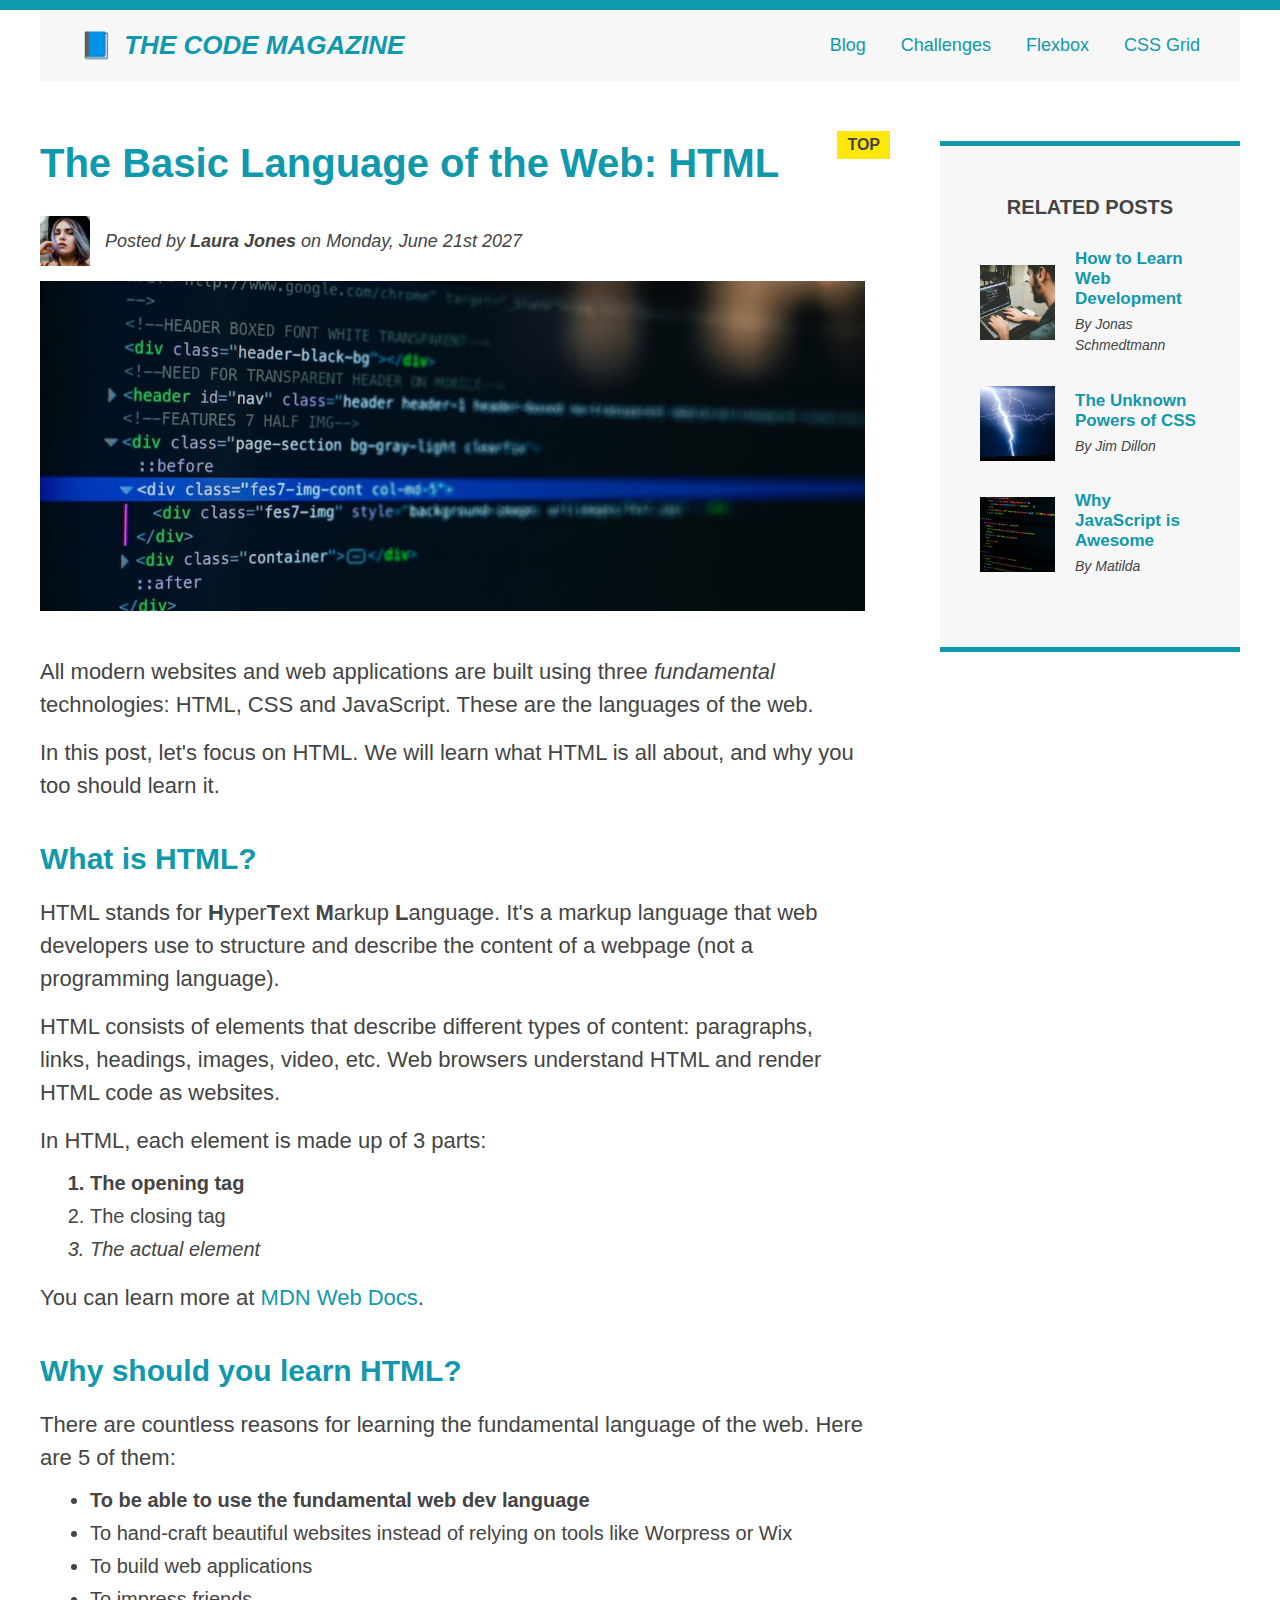
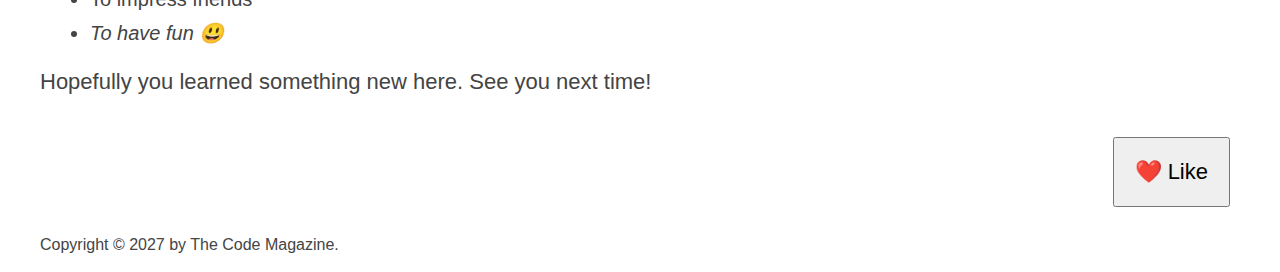
<file: index.html>
<!DOCTYPE html>
<html lang="en">
  <head>
    <meta charset="UTF-8" />
    <link href="style.css" rel="stylesheet" />

    <title>The Basic Language of the Web: HTML</title>
  </head>

  <body>
    <!--
    <h1>The Basic Language of the Web: HTML</h1>
    <h2>The Basic Language of the Web: HTML</h2>
    <h3>The Basic Language of the Web: HTML</h3>
    <h4>The Basic Language of the Web: HTML</h4>
    <h5>The Basic Language of the Web: HTML</h5>
    <h6>The Basic Language of the Web: HTML</h6>
    -->

    <div class="container">
      <header class="main-header clearfix">
        <h1>📘 The Code Magazine</h1>

        <nav>
          <!-- <strong>This is the navigation</strong> -->
          <a href="blog.html">Blog</a>
          <a href="#">Challenges</a>
          <a href="flexbox.html">Flexbox</a>
          <a href="css-grid.html">CSS Grid</a>
        </nav>

        <!-- <div class="clear"></div>-->
      </header>
      <div class="row">
        <article>
          <header class="post-header">
            <h2>The Basic Language of the Web: HTML</h2>
            <div class="author-box">
              <img
                src="img/laura-jones.jpg"
                alt="Headshot of Laura Jones"
                height="50"
                width="50"
                class="author-img"
              />

              <p id="author" class="author">
                Posted by <strong>Laura Jones</strong> on Monday, June 21st 2027
              </p>
            </div>
            <img
              src="img/post-img.jpg"
              alt="HTML code on a screen"
              width="500"
              height="200"
              class="post-img"
            />
            <button>❤️ Like</button>
          </header>

          <p>
            All modern websites and web applications are built using three
            <em>fundamental</em>
            technologies: HTML, CSS and JavaScript. These are the languages of
            the web.
          </p>

          <p>
            In this post, let's focus on HTML. We will learn what HTML is all
            about, and why you too should learn it.
          </p>

          <h3>What is HTML?</h3>
          <p>
            HTML stands for <strong>H</strong>yper<strong>T</strong>ext
            <strong>M</strong>arkup <strong>L</strong>anguage. It's a markup
            language that web developers use to structure and describe the
            content of a webpage (not a programming language).
          </p>
          <p>
            HTML consists of elements that describe different types of content:
            paragraphs, links, headings, images, video, etc. Web browsers
            understand HTML and render HTML code as websites.
          </p>
          <p>In HTML, each element is made up of 3 parts:</p>

          <ol>
            <li class="first-li">The opening tag</li>
            <li>The closing tag</li>
            <li>The actual element</li>
          </ol>

          <p>
            You can learn more at
            <a
              href="https://developer.mozilla.org/en-US/docs/Web/HTML"
              target="_blank"
              >MDN Web Docs</a
            >.
          </p>

          <h3>Why should you learn HTML?</h3>

          <p>
            There are countless reasons for learning the fundamental language of
            the web. Here are 5 of them:
          </p>

          <ul>
            <li class="first-li">
              To be able to use the fundamental web dev language
            </li>
            <li>
              To hand-craft beautiful websites instead of relying on tools like
              Worpress or Wix
            </li>
            <li>To build web applications</li>
            <li>To impress friends</li>
            <li>To have fun 😃</li>
          </ul>

          <p>Hopefully you learned something new here. See you next time!</p>
        </article>

        <aside>
          <h4>Related posts</h4>

          <ul class="related">
            <li class="related-post">
              <img
                src="img/related-1.jpg"
                alt="Person programming"
                width="75"
                height="75"
              />
              <div>
                <a href="#" class="related-link"
                  >How to Learn Web Development</a
                >
                <p class="related-author">By Jonas Schmedtmann</p>
              </div>
            </li>

            <li class="related-post">
              <img
                src="img/related-2.jpg"
                alt="Lightning"
                width="75"
                height="75"
              />
              <div>
                <a href="#" class="related-link">The Unknown Powers of CSS</a>
                <p class="related-author">By Jim Dillon</p>
              </div>
            </li>

            <li class="related-post">
              <img
                src="img/related-3.jpg"
                alt="JavaScript code on a screen"
                width="75"
                height="75"
              />
              <div>
                <a href="#" class="related-link">Why JavaScript is Awesome</a>
                <p class="related-author">By Matilda</p>
              </div>
            </li>
          </ul>
        </aside>
      </div>
      <footer>
        <p id="copyright" class="copyright text">
          Copyright &copy; 2027 by The Code Magazine.
        </p>
      </footer>
    </div>
  </body>
</html>
</file>
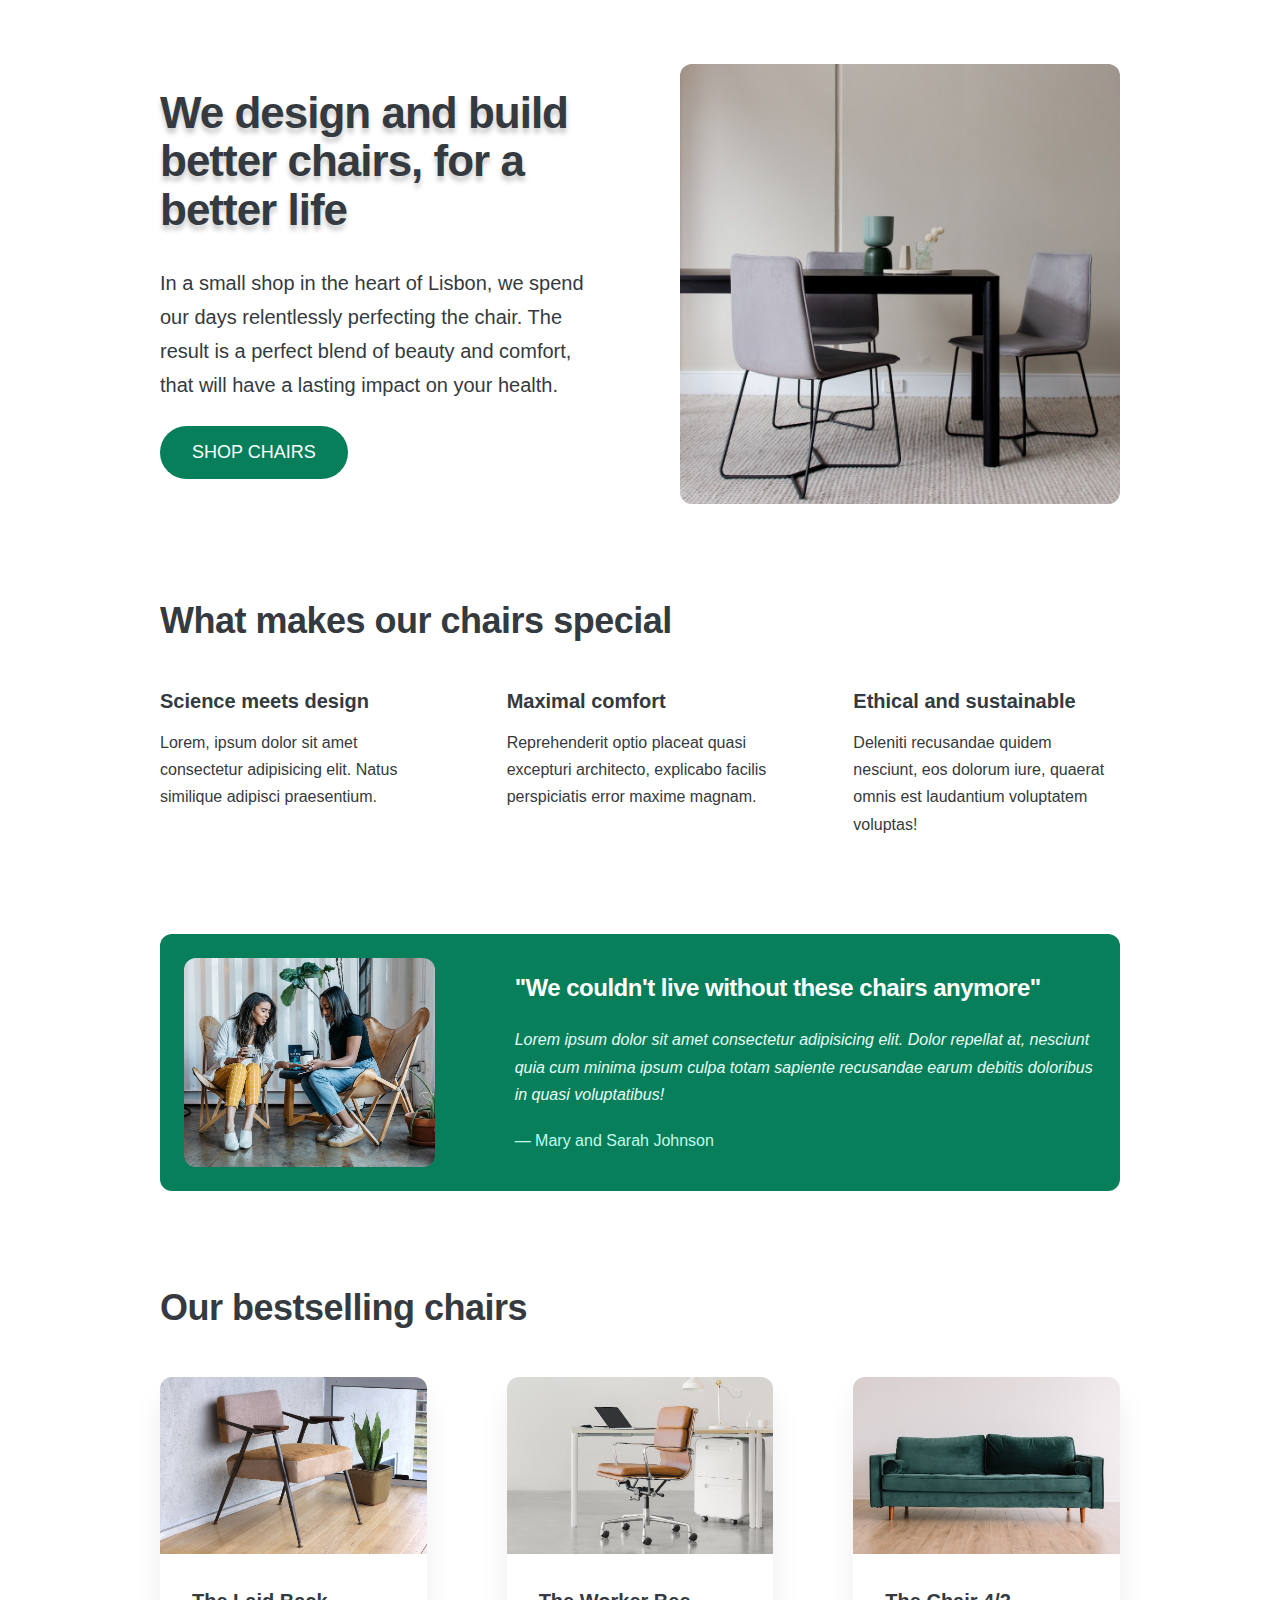
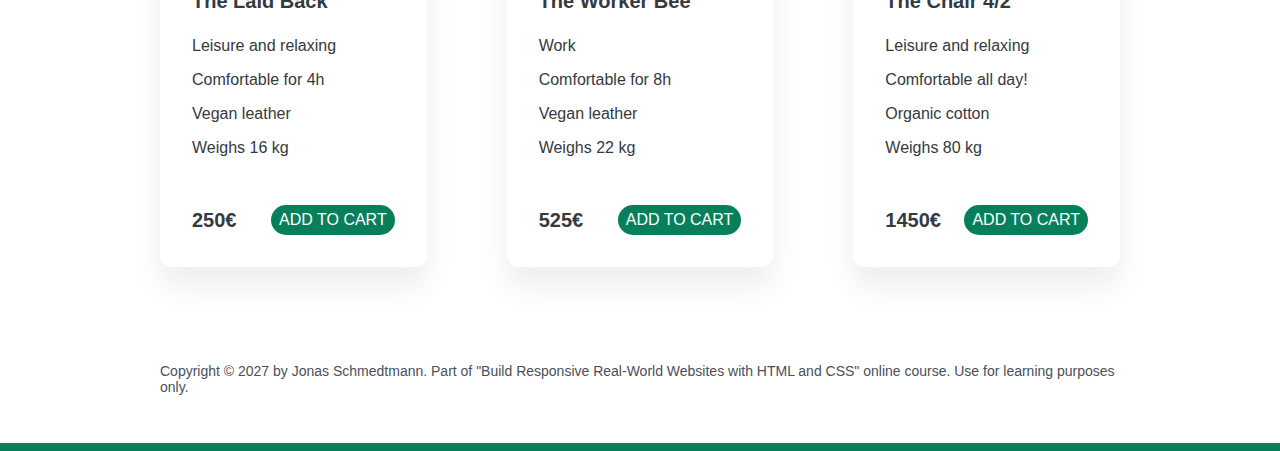
<file: web_desing rules and framework/index.html>
<!DOCTYPE html>
<html lang="en">
  <head>
    <meta charset="UTF-8" />
    <meta http-equiv="X-UA-Compatible" content="IE=edge" />
    <meta name="viewport" content="width=device-width, initial-scale=1.0" />

    <link rel="stylesheet" href="style.css" />
    <title>Lisbon Chair Shop</title>
  </head>
  <body>
    <div class="container">
      <header>
        <div class="header-text-box">
          <h1>We design and build better chairs, for a better life</h1>
          <p class="header-text">
            In a small shop in the heart of Lisbon, we spend our days
            relentlessly perfecting the chair. The result is a perfect blend of
            beauty and comfort, that will have a lasting impact on your health.
          </p>
          <a class="btn btn--big" href="#">Shop chairs</a>
        </div>
        <img src="hero.jpg" alt="Photo" />
      </header>

      <section>
        <h2>What makes our chairs special</h2>
        <div class="grid-3-cols">
          <div>
            <p class="features-title"><strong>Science meets design</strong></p>
            <p class="features-text">
              Lorem, ipsum dolor sit amet consectetur adipisicing elit. Natus
              similique adipisci praesentium.
            </p>
          </div>

          <div>
            <p class="features-title">
              <strong>Maximal comfort</strong>
            </p>
            <p class="features-text">
              Reprehenderit optio placeat quasi excepturi architecto, explicabo
              facilis perspiciatis error maxime magnam.
            </p>
          </div>

          <div>
            <p class="features-title">
              <strong>Ethical and sustainable</strong>
            </p>
            <p class="features-text">
              Deleniti recusandae quidem nesciunt, eos dolorum iure, quaerat
              omnis est laudantium voluptatem voluptas!
            </p>
          </div>
        </div>
      </section>

      <section class="testimonial-section">
        <div class="grid-3-cols">
          <img src="customers.jpg" alt="People sitting on chairs" />
          <div class="testimonial-box">
            <h2>"We couldn't live without these chairs anymore"</h2>
            <blockquote class="testimonial-text">
              Lorem ipsum dolor sit amet consectetur adipisicing elit. Dolor
              repellat at, nesciunt quia cum minima ipsum culpa totam sapiente
              recusandae earum debitis doloribus in quasi voluptatibus!
            </blockquote>
            <p class="testimonial-author">&mdash; Mary and Sarah Johnson</p>
          </div>
        </div>
      </section>

      <section>
        <h2>Our bestselling chairs</h2>
        <div class="grid-3-cols">
          <figure class="chair">
            <img src="chair-1.jpg" alt="Chair" />
            <div class="chair-box">
              <h3>The Laid Back</h3>
              <ul class="chair-details">
                <li>
                  <!-- Span is a generic INLINE text element, it doesn't have any meaning. It's like a div element, but inline -->
                  <span>Leisure and relaxing</span>
                </li>
                <li>
                  <span>Comfortable for 4h</span>
                </li>
                <li>
                  <span>Vegan leather</span>
                </li>
                <li>
                  <span>Weighs 16 kg</span>
                </li>
              </ul>
              <div class="chair-price">
                <strong>250€</strong>
                <a href="#" class="btn btn--small">Add to cart</a>
              </div>
            </div>
          </figure>

          <figure class="chair">
            <img src="chair-2.jpg" alt="Chair" />
            <div class="chair-box">
              <h3>The Worker Bee</h3>
              <ul class="chair-details">
                <li>
                  <span>Work</span>
                </li>
                <li>
                  <span>Comfortable for 8h</span>
                </li>
                <li>
                  <span>Vegan leather</span>
                </li>
                <li>
                  <span>Weighs 22 kg</span>
                </li>
              </ul>
              <div class="chair-price">
                <strong>525€</strong>
                <a href="#" class="btn btn--small">Add to cart</a>
              </div>
            </div>
          </figure>

          <figure class="chair">
            <img src="chair-3.jpg" alt="Chair" />
            <div class="chair-box">
              <h3>The Chair 4/2</h3>
              <ul class="chair-details">
                <li>
                  <span>Leisure and relaxing</span>
                </li>
                <li>
                  <span>Comfortable all day!</span>
                </li>
                <li>
                  <span>Organic cotton</span>
                </li>
                <li>
                  <span>Weighs 80 kg</span>
                </li>
              </ul>
              <div class="chair-price">
                <strong>1450€</strong>
                <a href="#" class="btn btn--small">Add to cart</a>
              </div>
            </div>
          </figure>
        </div>
      </section>

      <footer>
        Copyright &copy; 2027 by Jonas Schmedtmann. Part of "Build Responsive
        Real-World Websites with HTML and CSS" online course. Use for learning
        purposes only.
      </footer>
    </div>
  </body>
</html>
</file>
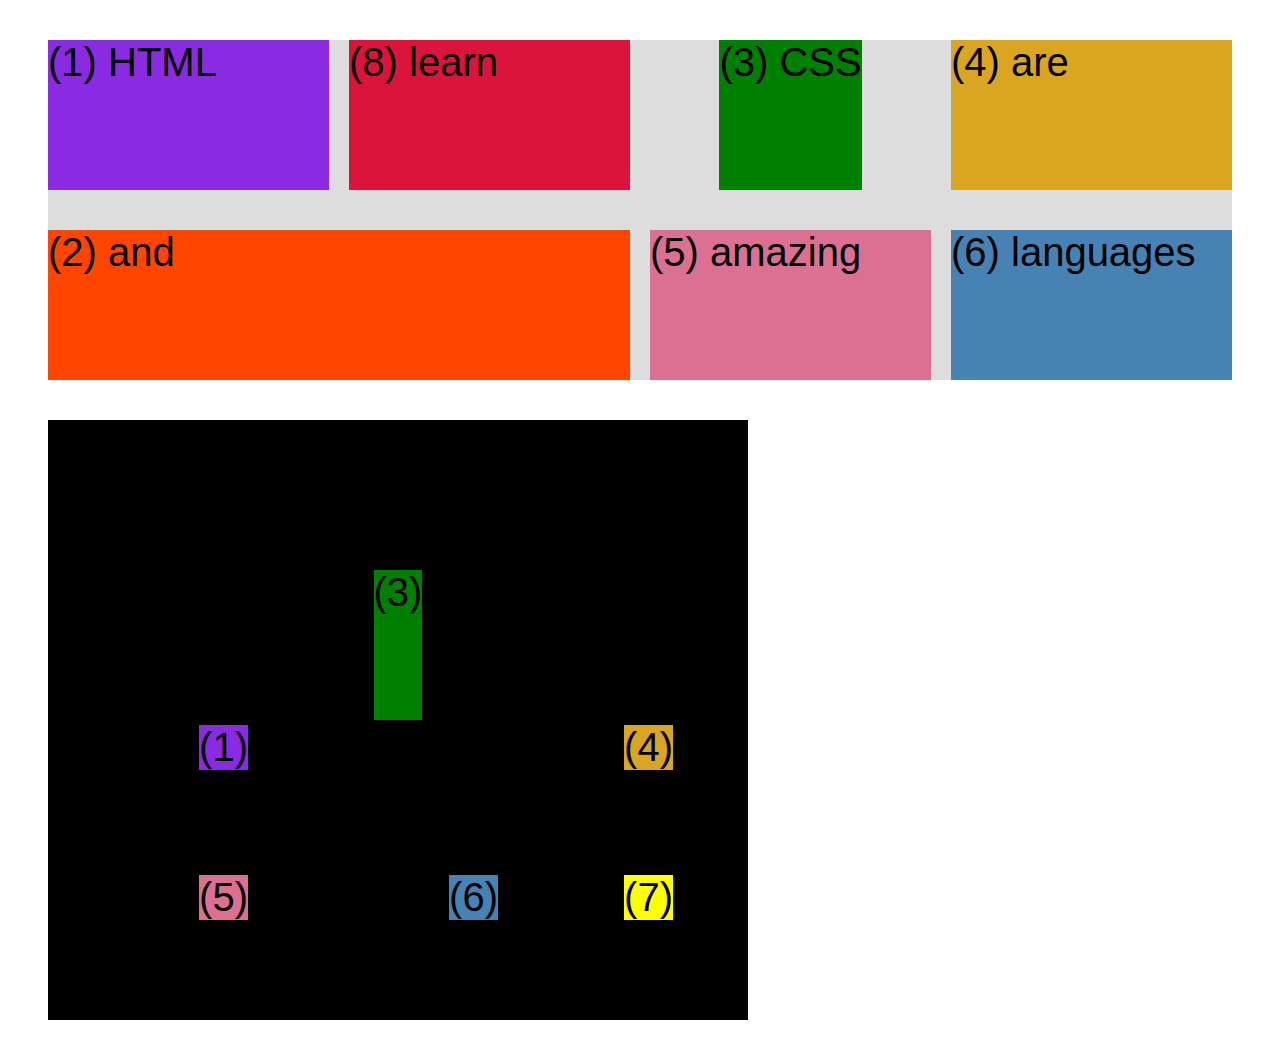
<file: css-grid.html>
<!DOCTYPE html>
<html lang="en">
  <head>
    <meta charset="UTF-8" />
    <meta http-equiv="X-UA-Compatible" content="IE=edge" />
    <meta name="viewport" content="width=device-width, initial-scale=1.0" />
    <title>CSS Grid</title>
    <style>
      .el--1 {
        background-color: blueviolet;
      }
      .el--2 {
        background-color: orangered;
      }
      .el--3 {
        background-color: green;
        height: 150px;
      }
      .el--4 {
        background-color: goldenrod;
      }
      .el--5 {
        background-color: palevioletred;
      }
      .el--6 {
        background-color: steelblue;
      }
      .el--7 {
        background-color: yellow;
      }
      .el--8 {
        background-color: crimson;
      }

      .container--1 {
        /* STARTER */
        font-family: sans-serif;
        background-color: #ddd;
        font-size: 40px;
        margin: 40px;

        /* CSS GRID */
        display: grid;
        /*  grid-template-columns: 3fr 1fr 1fr auto;
        grid-template-rows: 300px 200px ; */
        grid-template-columns: repeat(4, 1fr);
        grid-template-rows: 1fr 1fr;
        /*gap: 30px;*/
        column-gap: 20px;
        row-gap: 40px;
      }
      .el--8 {
        grid-column: 2/3;
        grid-row: 1/2;
      }
      .el--2 {
        grid-column: 1 / span 2;
        grid-row: 2/3;
      }
      .container--2 {
        display: none;
        /* STARTER */
        font-family: sans-serif;
        background-color: black;
        font-size: 40px;
        margin: 40px;

        width: 700px;
        height: 600px;

        /* CSS GRID */
        display: grid;
        grid-template-columns: 125px 200px 125px;
        grid-template-rows: 250px 100px;
        gap: 50px;
        /* alinning tracks inside container :
        distribute empty space */
        justify-content: center;
        /* justify-content: space-between; */
        align-content: center;
        /* Alining items INSIDE cells : moving intems around inside cells */
        align-items: end;
        justify-items: end;
      }
      .el--3 {
        align-self: center;
        justify-self: center;
      }
    </style>
  </head>
  <body>
    <div class="container--1">
      <div class="el el--1">(1) HTML</div>
      <div class="el el--2">(2) and</div>
      <div class="el el--3">(3) CSS</div>
      <div class="el el--4">(4) are</div>
      <div class="el el--5">(5) amazing</div>
      <div class="el el--6">(6) languages</div>
      <!-- <div class="el el--7">(7) to</div> -->
      <div class="el el--8">(8) learn</div>
    </div>

    <div class="container--2">
      <div class="el el--1">(1)</div>
      <div class="el el--3">(3)</div>
      <div class="el el--4">(4)</div>
      <div class="el el--5">(5)</div>
      <div class="el el--6">(6)</div>
      <div class="el el--7">(7)</div>
    </div>
  </body>
</html>
</file>
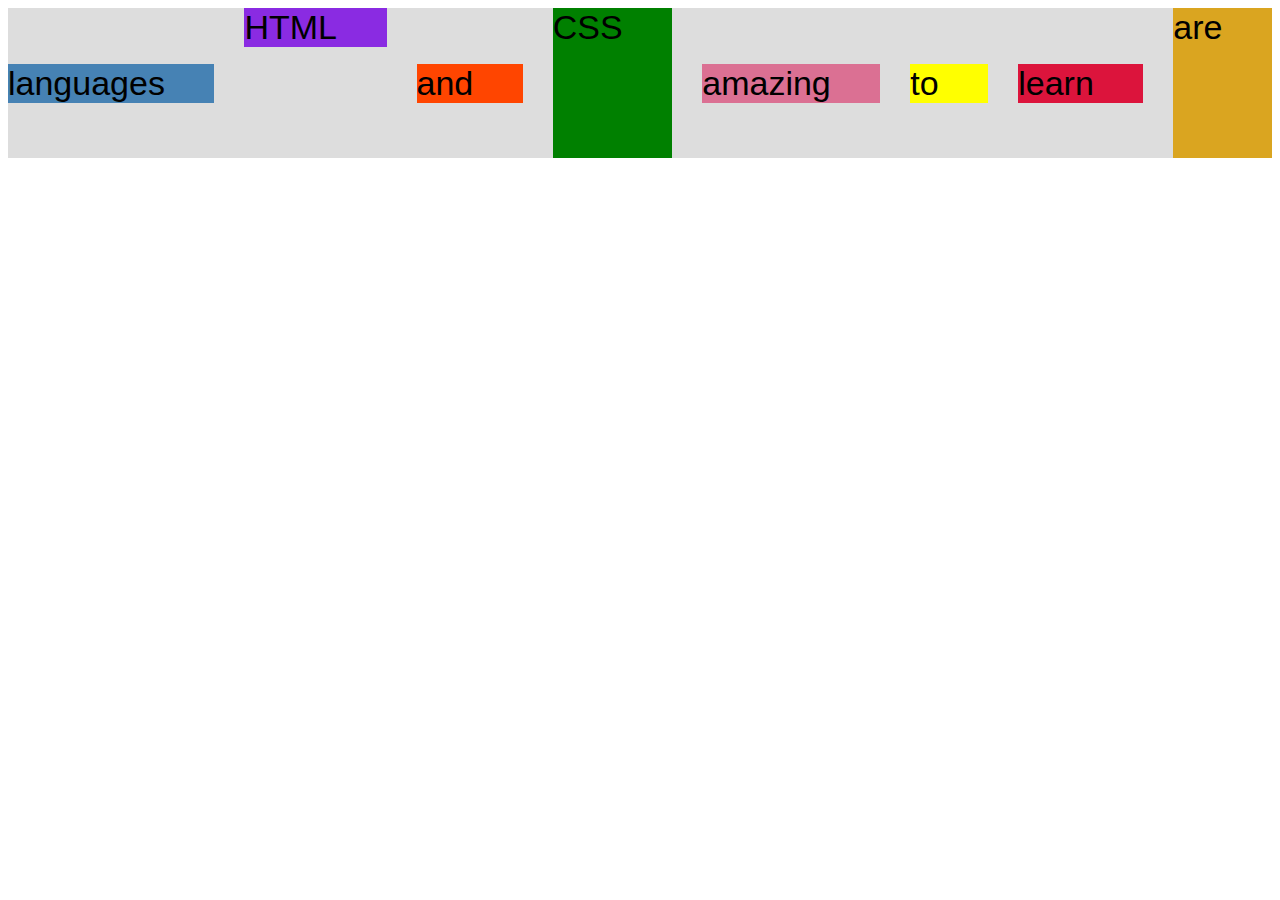
<file: flexbox.html>
<!DOCTYPE html>
<html lang="en">
  <head>
    <meta charset="UTF-8" />
    <meta http-equiv="X-UA-Compatible" content="IE=edge" />
    <meta name="viewport" content="width=device-width, initial-scale=1.0" />
    <title>Flexbox</title>
    <style>
      .el--1 {
        background-color: blueviolet;
      }
      .el--2 {
        background-color: orangered;
      }
      .el--3 {
        background-color: green;
        height: 150px;
      }
      .el--4 {
        background-color: goldenrod;
      }
      .el--5 {
        background-color: palevioletred;
      }
      .el--6 {
        background-color: steelblue;
      }
      .el--7 {
        background-color: yellow;
      }
      .el--8 {
        background-color: crimson;
      }

      .container {
        /* STARTER */
        font-family: sans-serif;
        background-color: #ddd;
        font-size: 34px;

        /* FLEXBOX */
        display: flex;
        align-items: center;
        justify-content: flex-start;
        gap: 30px;
      }
      .el {
        /* flex-grow: 0;
        flex-shrink: 1;
        flex-basis: auto;*/
        /*flex-basis: 200px;*/
        flex-shrink: 0;
        flex-grow: 1;
      }
      .el--1 {
        align-self: flex-start;
      }
      .el--4 {
        align-self: stretch;
        order: 1;
      }
      .el--6 {
        order: -1;
      }
    </style>
  </head>
  <body>
    <div class="container">
      <div class="el el--1">HTML</div>
      <div class="el el--2">and</div>
      <div class="el el--3">CSS</div>
      <div class="el el--4">are</div>
      <div class="el el--5">amazing</div>
      <div class="el el--6">languages</div>
      <div class="el el--7">to</div>
      <div class="el el--8">learn</div>
    </div>
  </body>
</html>
</file>
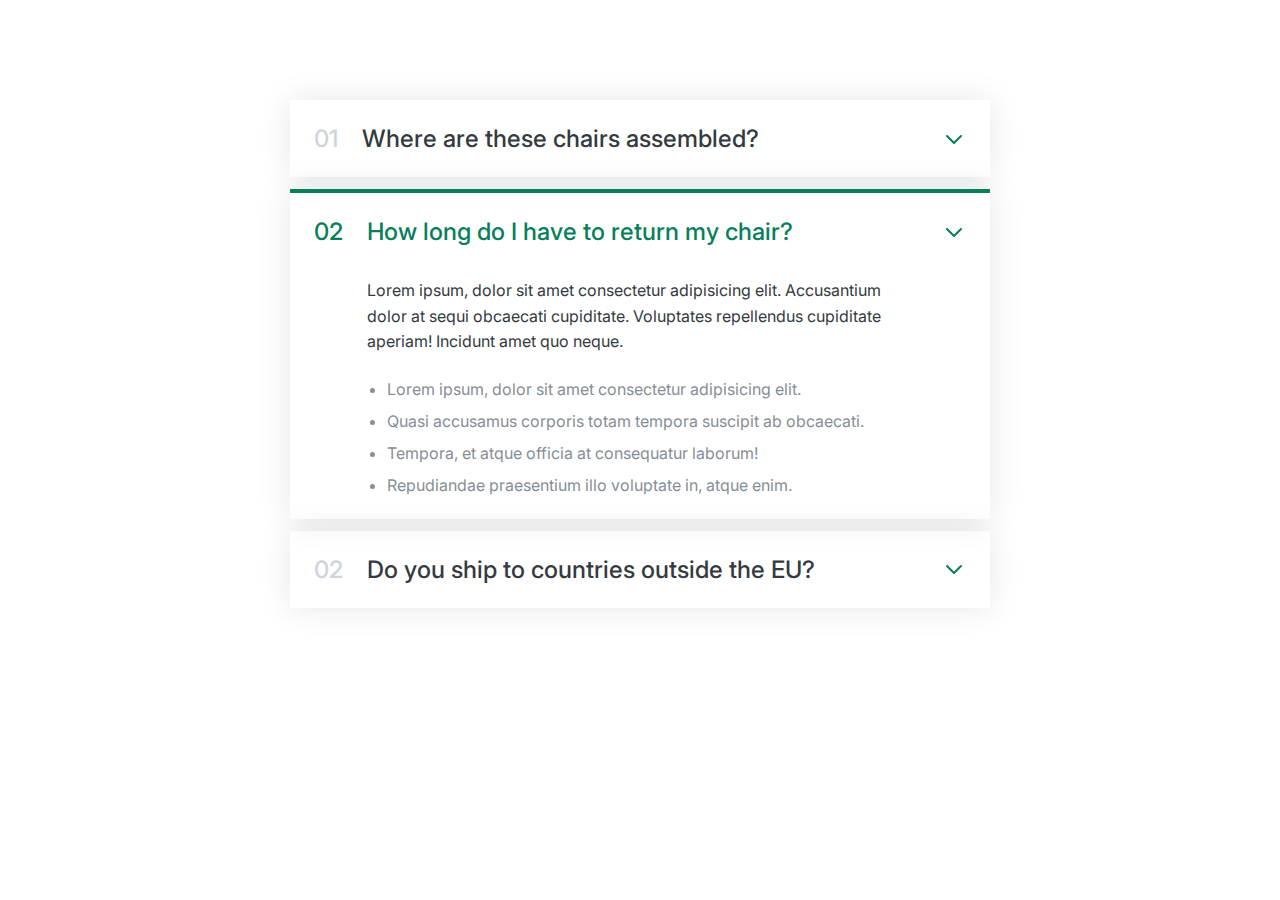
<file: 06-Components/01-accordion.html>
<!DOCTYPE html>
<html lang="en">
  <head>
    <meta charset="UTF-8" />
    <meta http-equiv="X-UA-Compatible" content="IE=edge" />
    <meta name="viewport" content="width=device-width, initial-scale=1.0" />
    <link
      href="https://fonts.googleapis.com/css2?family=Inter:wght@400;500;700&display=swap"
      rel="stylesheet"
    />
    <title>accordian component</title>
    <style>
      /*
            SPACING SYSTEM (px)
            2 / 4 / 8 / 12 / 16 / 24 / 32 / 48 / 64 / 80 / 96 / 128

            FONT SIZE SYSTEM (px)
            10 / 12 / 14 / 16 / 18 / 20 / 24 / 30 / 36 / 44 / 52 / 62 / 74 / 86 / 98
            */
      /* main colors  #087f5b
            gray color #343a40
            */
      * {
        margin: 0;
        padding: 0;
        box-sizing: border-box;
      }

      body {
        font-family: "Inter", sans-serif;
        color: #343a40;
      }
      .accordion {
        width: 700px;
        margin: 100px auto;
        display: flex;
        flex-direction: column;
        gap: 12px;
      }
      .item {
        box-shadow: 0 0 32px rgba(0, 0, 0, 0.1);
        padding: 24px;
        display: grid;
        grid-template-columns: auto 1fr auto;
        column-gap: 24px;
        row-gap: 32px;
        align-items: center;
      }
      .number,
      .text {
        font-size: 24px;
        font-weight: 500;
        /* color: #087f5b; */
      }
      .number {
        color: #ced4da;
      }
      .text {
      }
      .icon {
        width: 24px;
        height: 24px;
        stroke: #087f5b;
      }
      .hidden-box {
        grid-column: 2;
        display: none;
      }
      .hidden-box p {
        line-height: 1.6;
        margin-bottom: 24px;
      }
      .hidden-box ul {
        color: #868e96;
        margin-left: 20px;
        display: flex;
        flex-direction: column;
        gap: 12px;
      }
      .open {
        border-top: 4px solid #087f5b;
      }
      .open .hidden-box {
        display: block;
      }
      .open .number,
      .open .text {
        color: #087f5b;
      }
    </style>
  </head>

  <body>
    <div class="accordion">
      <div class="item">
        <p class="number">01</p>
        <p class="text">Where are these chairs assembled?</p>
        <svg
          xmlns="http://www.w3.org/2000/svg"
          class="icon"
          fill="none"
          viewBox="0 0 24 24"
          stroke="currentColor"
          stroke-width="2"
        >
          <path
            stroke-linecap="round"
            stroke-linejoin="round"
            d="M19 9l-7 7-7-7"
          />
        </svg>
        <div class="hidden-box">
          <p>
            Lorem ipsum, dolor sit amet consectetur adipisicing elit.
            Accusantium dolor at sequi obcaecati cupiditate. Voluptates
            repellendus cupiditate aperiam! Incidunt amet quo neque.
          </p>
          <ul>
            <li>Lorem ipsum, dolor sit amet consectetur adipisicing elit.</li>
            <li>
              Quasi accusamus corporis totam tempora suscipit ab obcaecati.
            </li>
            <li>Tempora, et atque officia at consequatur laborum!</li>
            <li>Repudiandae praesentium illo voluptate in, atque enim.</li>
          </ul>
        </div>
      </div>

      <div class="item open">
        <p class="number">02</p>
        <p class="text">How long do I have to return my chair?</p>
        <svg
          xmlns="http://www.w3.org/2000/svg"
          class="icon"
          fill="none"
          viewBox="0 0 24 24"
          stroke="currentColor"
          stroke-width="2"
        >
          <path
            stroke-linecap="round"
            stroke-linejoin="round"
            d="M19 9l-7 7-7-7"
          />
        </svg>
        <div class="hidden-box">
          <p>
            Lorem ipsum, dolor sit amet consectetur adipisicing elit.
            Accusantium dolor at sequi obcaecati cupiditate. Voluptates
            repellendus cupiditate aperiam! Incidunt amet quo neque.
          </p>
          <ul>
            <li>Lorem ipsum, dolor sit amet consectetur adipisicing elit.</li>
            <li>
              Quasi accusamus corporis totam tempora suscipit ab obcaecati.
            </li>
            <li>Tempora, et atque officia at consequatur laborum!</li>
            <li>Repudiandae praesentium illo voluptate in, atque enim.</li>
          </ul>
        </div>
      </div>

      <div class="item">
        <p class="number">02</p>
        <p class="text">Do you ship to countries outside the EU?</p>
        <svg
          xmlns="http://www.w3.org/2000/svg"
          class="icon"
          fill="none"
          viewBox="0 0 24 24"
          stroke="currentColor"
          stroke-width="2"
        >
          <path
            stroke-linecap="round"
            stroke-linejoin="round"
            d="M19 9l-7 7-7-7"
          />
        </svg>
        <div class="hidden-box">
          <p>
            Lorem ipsum, dolor sit amet consectetur adipisicing elit.
            Accusantium dolor at sequi obcaecati cupiditate. Voluptates
            repellendus cupiditate aperiam! Incidunt amet quo neque.
          </p>
          <ul>
            <li>Lorem ipsum, dolor sit amet consectetur adipisicing elit.</li>
            <li>
              Quasi accusamus corporis totam tempora suscipit ab obcaecati.
            </li>
            <li>Tempora, et atque officia at consequatur laborum!</li>
            <li>Repudiandae praesentium illo voluptate in, atque enim.</li>
          </ul>
        </div>
      </div>
    </div>
  </body>
</html>
</file>
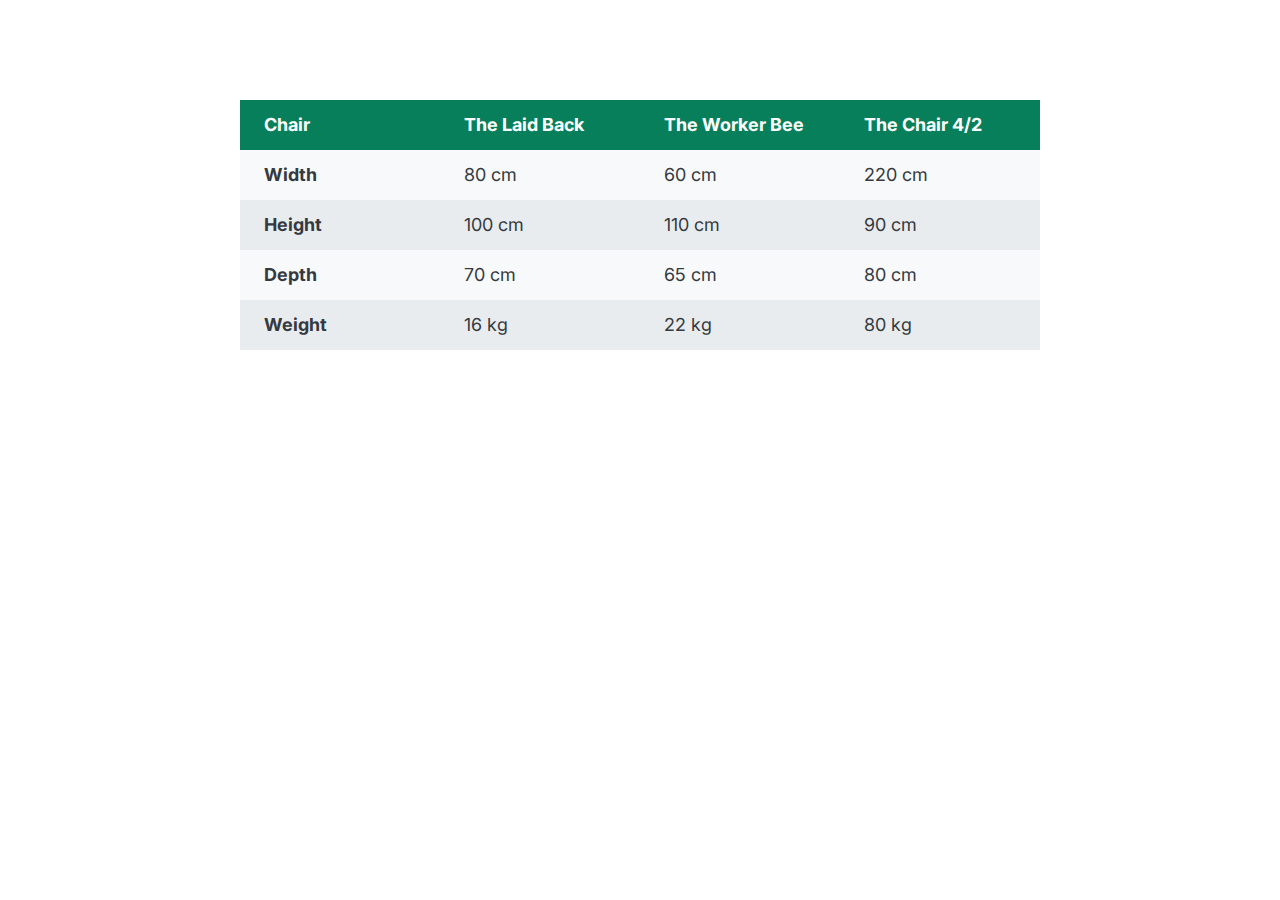
<file: 06-Components/01-table.html>
<!DOCTYPE html>
<html lang="en">
  <head>
    <meta charset="UTF-8" />
    <meta http-equiv="X-UA-Compatible" content="IE=edge" />
    <meta name="viewport" content="width=device-width, initial-scale=1.0" />
    <link
      href="https://fonts.googleapis.com/css2?family=Inter:wght@400;500;700&display=swap"
      rel="stylesheet"
    />

    <title>Accordion Component</title>

    <style>
      /*
      SPACING SYSTEM (px)
      2 / 4 / 8 / 12 / 16 / 24 / 32 / 48 / 64 / 80 / 96 / 128
      FONT SIZE SYSTEM (px)
      10 / 12 / 14 / 16 / 18 / 20 / 24 / 30 / 36 / 44 / 52 / 62 / 74 / 86 / 98
      */
      /* 
      MAIN COLOR: #087f5b
      GREY COLOR: #343a40
      */

      * {
        margin: 0;
        padding: 0;
        box-sizing: border-box;
      }

      body {
        font-family: "Inter", sans-serif;
        color: #343a40;
        line-height: 1;
        display: flex;
        justify-content: center;
      }

      table {
        width: 800px;
        margin-top: 100px;
        font-size: 18px;
        /* border: 1px solid #343a40; */
        border-collapse: collapse;
      }

      th,
      td {
        /* border: 1px solid #343a40; */
        padding: 16px 24px;
        text-align: left;
      }

      thead tr {
        background-color: #087f5b;
        color: #fff;
      }

      thead th {
        width: 25%;
      }

      tbody tr:nth-child(odd) {
        background-color: #f8f9fa;
      }

      tbody tr:nth-child(even) {
        background-color: #e9ecef;
      }
    </style>
  </head>
  <body>
    <table>
      <thead>
        <tr>
          <th>Chair</th>
          <th>The Laid Back</th>
          <th>The Worker Bee</th>
          <th>The Chair 4/2</th>
        </tr>
      </thead>

      <tbody>
        <tr>
          <th>Width</th>
          <td>80 cm</td>
          <td>60 cm</td>
          <td>220 cm</td>
        </tr>
        <tr>
          <th>Height</th>
          <td>100 cm</td>
          <td>110 cm</td>
          <td>90 cm</td>
        </tr>
        <tr>
          <th>Depth</th>
          <td>70 cm</td>
          <td>65 cm</td>
          <td>80 cm</td>
        </tr>
        <tr>
          <th>Weight</th>
          <td>16 kg</td>
          <td>22 kg</td>
          <td>80 kg</td>
        </tr>
      </tbody>
    </table>
  </body>
</html>
</file>
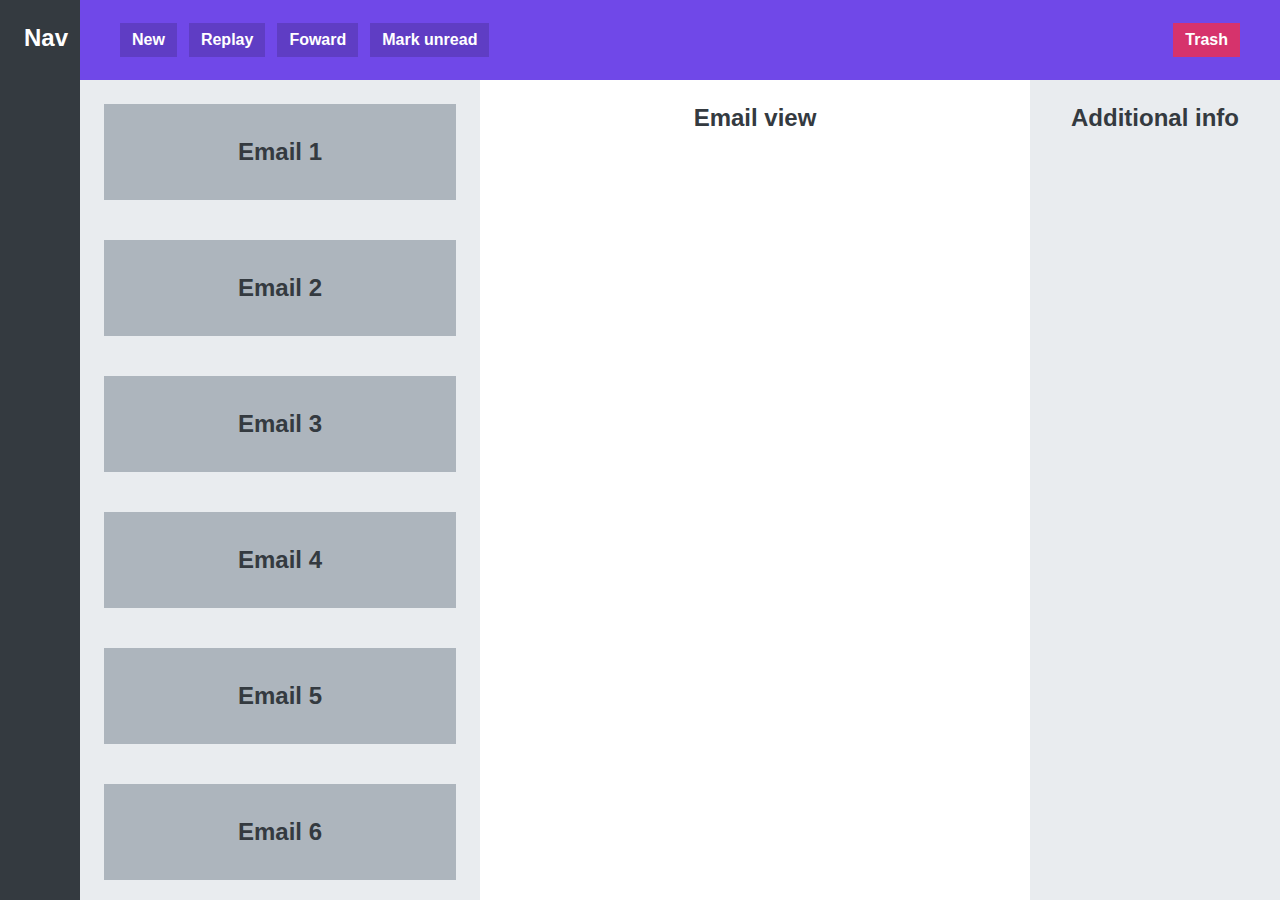
<file: 06-Components/app-layout.html>
<!DOCTYPE html>
<html lang="en">
  <head>
    <meta charset="UTF-8" />
    <meta http-equiv="X-UA-Compatible" content="IE=edge" />
    <meta name="viewport" content="width=device-width, initial-scale=1.0" />
    <title>app layout</title>
    <style>
      * {
        margin: 0;
        padding: 0;
        box-sizing: border-box;
      }
      body {
        font-family: sans-serif;
        color: #343a40;
        font-size: 24px;
        height: 100vh;
        text-align: center;
        font-weight: bold;
        display: grid;
        grid-template-columns: 80px 400px 1fr 250px;
        grid-template-rows: 80px 1fr;
      }
      nav {
        background-color: #343a40;
        color: #fff;
        grid-row: 1 /-1;
      }
      nav,
      menu,
      section,
      main,
      aside {
        padding: 24px;
      }
      menu {
        background-color: #7048e8;
        color: #fff;
        grid-column: 2/ -1;
        display: flex;
        align-items: center;
        gap: 12px;
        padding: 0 40px;
      }
      button {
        background-color: #5f3dc4;
        font-size: 16px;
        font-weight: bold;
        display: inline-block;
        border: none;
        cursor: pointer;
        color: #fff;
        padding: 8px 12px;
      }
      button:last-child {
        background-color: #d6336c;
        margin-left: auto;
      }
      section {
        background-color: #e9ecef;
        display: flex;
        flex-direction: column;
        gap: 40px;
        /* How elements that dont fit container   appear*/
        overflow: scroll;
      }
      .email {
        background-color: #adb5bd;
        height: 96px;
        flex-shrink: 0;
        display: flex;
        align-items: center;
        justify-content: center;
      }
      aside {
        background-color: #e9ecef;
      }
    </style>
  </head>
  <body>
    <nav>Nav</nav>
    <menu>
      <button>New</button>
      <button>Replay</button>
      <button>Foward</button>
      <button>Mark unread</button>
      <button>Trash</button>
    </menu>
    <section>
      <div class="email">Email 1</div>
      <div class="email">Email 2</div>
      <div class="email">Email 3</div>
      <div class="email">Email 4</div>
      <div class="email">Email 5</div>
      <div class="email">Email 6</div>
      <div class="email">Email 7</div>
      <div class="email">Email 8</div>
      <div class="email">Email 9</div>
      <div class="email">Email 10</div>
    </section>
    <main>Email view</main>
    <aside>Additional info</aside>
  </body>
</html>
</file>
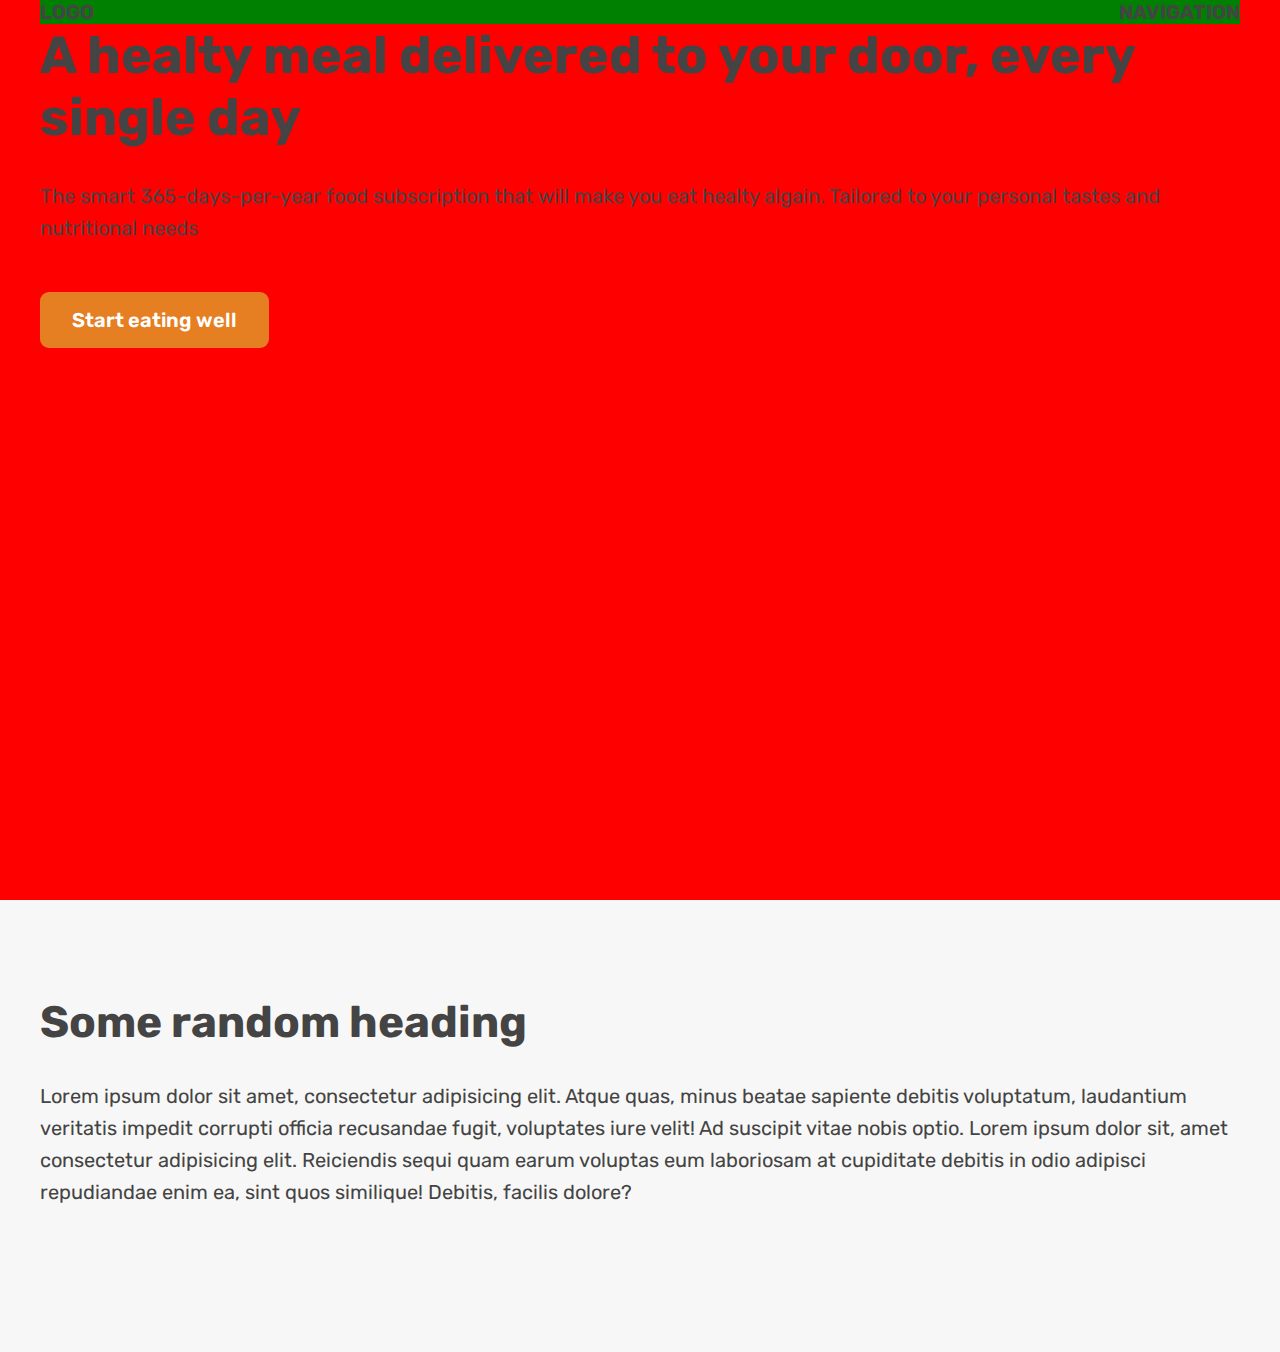
<file: 06-Components/hero.html>
<!DOCTYPE html>
<html lang="en">
  <head>
    <meta charset="UTF-8" />
    <meta http-equiv="X-UA-Compatible" content="IE=edge" />
    <meta name="viewport" content="width=device-width, initial-scale=1.0" />
    <link
      href="https://fonts.googleapis.com/css2?family=Rubik:wght@400;600;700&display=swap"
      rel="stylesheet"
    />
    <title>Omifood Hero Section</title>
    <style>
      * {
        margin: 0;
        padding: 0;
        box-sizing: border-box;
      }
      html {
        font-family: "Rubik", sans-serif;
        color: #444;
      }
      .container {
        margin: 0 auto;
        width: 1200px;
      }
      header {
        background-color: red;
        height: 100vh;
      }
      nav {
        font-size: 20px;
        font-weight: 700;
        display: flex;
        justify-content: space-between;
        background-color: green;
      }
      h1 {
        font-size: 52px;
        margin-bottom: 32px;
      }
      p {
        font-size: 20px;
        line-height: 1.6;
        margin-bottom: 48px;
      }
      .btn:link,
      .btn:visited {
        font-size: 20px;
        font-weight: 600;
        background-color: #e67e22;
        color: #fff;
        text-decoration: none;
        display: inline-block;
        padding: 16px 32px;
        border-radius: 9px;
      }
      h2 {
        font-size: 44px;
        margin-bottom: 32px;
      }
      section {
        padding: 96px 0;
        background-color: #f7f7f7;
      }
    </style>
  </head>

  <body>
    <header>
      <nav class="container">
        <div class="">LOGO</div>
        <div class="">NAVIGATION</div>
      </nav>
      <div class="container">
        <h1>A healty meal delivered to your door, every single day</h1>
        <p>
          The smart 365-days-per-year food subscription that will make you eat
          healty algain. Tailored to your personal tastes and nutritional needs
        </p>
        <a href="#" class="btn">Start eating well</a>
      </div>
    </header>
    <section>
      <div class="container">
        <h2>Some random heading</h2>
        <p>
          Lorem ipsum dolor sit amet, consectetur adipisicing elit. Atque quas,
          minus beatae sapiente debitis voluptatum, laudantium veritatis impedit
          corrupti officia recusandae fugit, voluptates iure velit! Ad suscipit
          vitae nobis optio. Lorem ipsum dolor sit, amet consectetur adipisicing
          elit. Reiciendis sequi quam earum voluptas eum laboriosam at
          cupiditate debitis in odio adipisci repudiandae enim ea, sint quos
          similique! Debitis, facilis dolore?
        </p>
      </div>
    </section>
  </body>
</html>
</file>
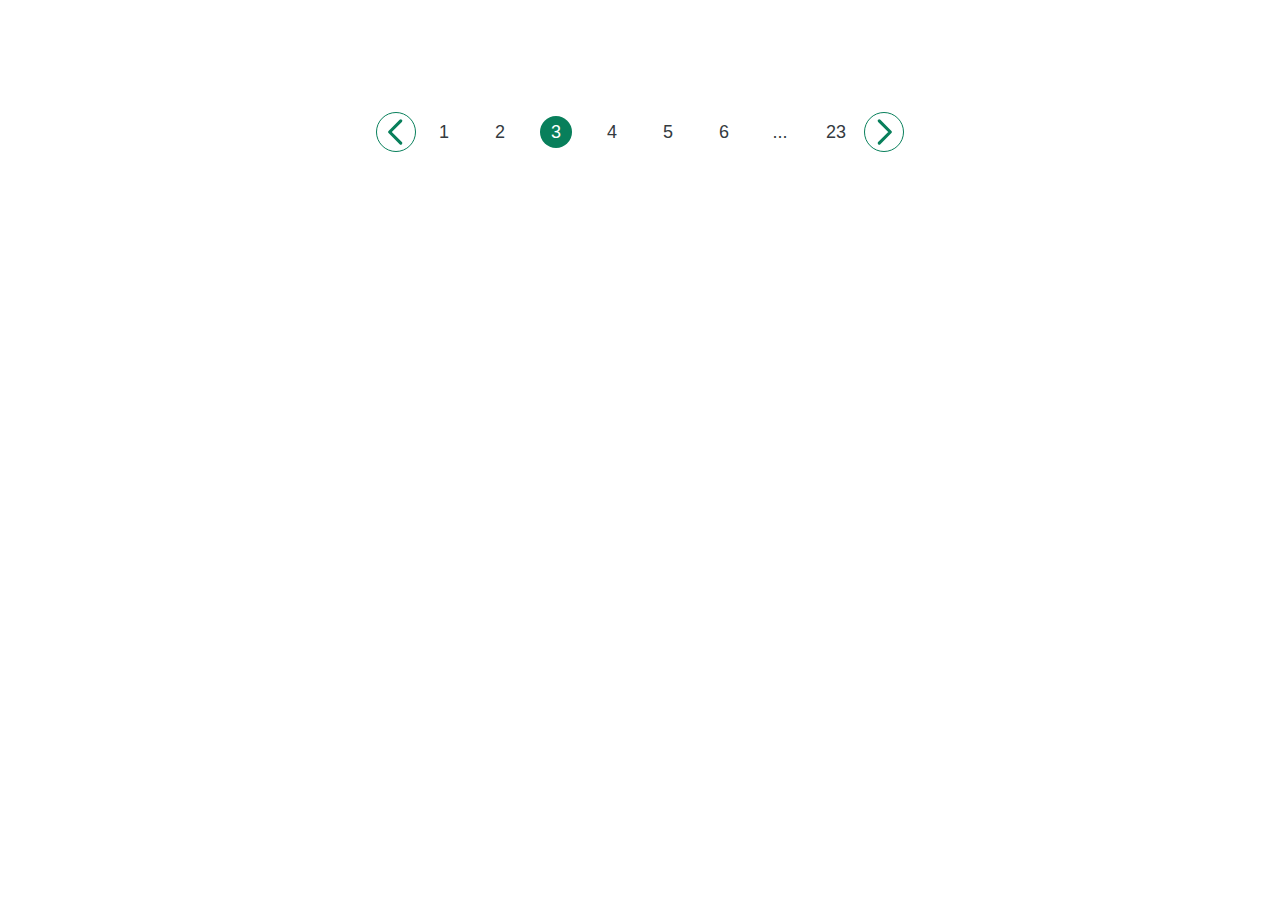
<file: 06-Components/wyzwanie.html>
<!DOCTYPE html>
<html lang="en">
  <head>
    <meta charset="UTF-8" />
    <meta http-equiv="X-UA-Compatible" content="IE=edge" />
    <meta name="viewport" content="width=device-width, initial-scale=1.0" />
    <link
      href="https://fonts.googleapis.com/css2?family=Inter:wght@400;500;700&display=swap"
      rel="stylesheet"
    />
    <title>accordian component</title>
    <style>
      /*
            SPACING SYSTEM (px)
            2 / 4 / 8 / 12 / 16 / 24 / 32 / 48 / 64 / 80 / 96 / 128

            FONT SIZE SYSTEM (px)
            10 / 12 / 14 / 16 / 18 / 20 / 24 / 30 / 36 / 44 / 52 / 62 / 74 / 86 / 98
            */
      /* main colors  #087f5b
            gray color #343a40
            */
      * {
        margin: 0;
        padding: 0;
        box-sizing: border-box;
      }

      body {
        font-family: "Inter", sans-serif;
        color: #343a40;
        display: flex;
        justify-content: center;
      }
      .pagination {
        width: auto;
        gap: 24px;
        margin-top: 100px;
        position: relative;
        padding: 16px;
        display: flex;
        justify-content: center;
      }
      .icon {
        width: 40px;
        height: 40px;
        stroke: #087f5b;
        border: 1px solid #087f5b;
        border-radius: 50%;
        position: absolute;
      }
      .icon--left {
        left: -16px;
        top: 50%;
        transform: translate(-50%, -50%);
      }
      .icon--right {
        right: -16px;
        top: 50%;
        transform: translate(50%, -50%);
      }

      button {
        color: #343a40;
        font-size: 18px;
        font-weight: 500;
        /* border: 1px solid #087f5b; */
        border: none;
        border-radius: 50%;
        background-color: #fff;
        width: 32px;
        height: 32px;
        align-self: center;
      }
      .opened {
        background-color: #087f5b;
        color: #fff;
      }
      button:hover {
        cursor: pointer;
        background-color: #087f5b;
        color: #fff;
      }
      .icon:hover {
        cursor: pointer;
        background-color: #087f5b;
        stroke: #fff;
      }
    </style>
  </head>

  <body>
    <div class="pagination">
      <button>1</button>
      <button>2</button>
      <button class="opened">3</button>
      <button>4</button>
      <button>5</button>
      <button>6</button>
      <button>...</button>
      <button>23</button>
      <svg
        xmlns="http://www.w3.org/2000/svg"
        class="icon icon--left"
        fill="none"
        viewBox="0 0 24 24"
        stroke="currentColor"
        stroke-width="2"
      >
        <path
          stroke-linecap="round"
          stroke-linejoin="round"
          d="M15 19l-7-7 7-7"
        />
      </svg>
      <svg
        xmlns="http://www.w3.org/2000/svg"
        class="icon icon--right"
        fill="none"
        viewBox="0 0 24 24"
        stroke="currentColor"
        stroke-width="2"
      >
        <path stroke-linecap="round" stroke-linejoin="round" d="M9 5l7 7-7 7" />
      </svg>
    </div>
  </body>
</html>
</file>
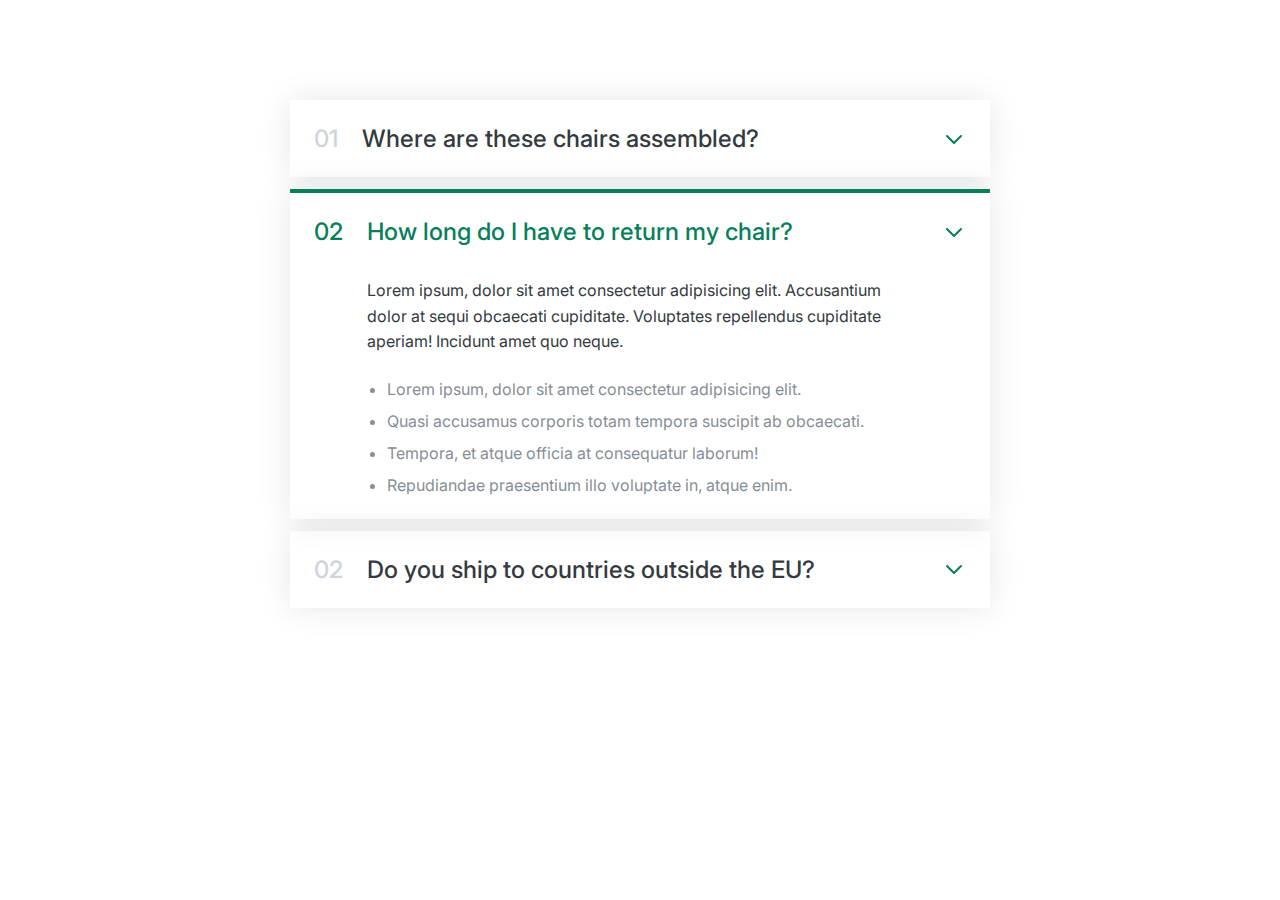
<file: 06-Components/according/01-accordion.html>
<!DOCTYPE html>
<html lang="en">
  <head>
    <meta charset="UTF-8" />
    <meta http-equiv="X-UA-Compatible" content="IE=edge" />
    <meta name="viewport" content="width=device-width, initial-scale=1.0" />
    <link
      href="https://fonts.googleapis.com/css2?family=Inter:wght@400;500;700&display=swap"
      rel="stylesheet"
    />
    <title>accordian component</title>
    <style>
      /*
            SPACING SYSTEM (px)
            2 / 4 / 8 / 12 / 16 / 24 / 32 / 48 / 64 / 80 / 96 / 128

            FONT SIZE SYSTEM (px)
            10 / 12 / 14 / 16 / 18 / 20 / 24 / 30 / 36 / 44 / 52 / 62 / 74 / 86 / 98
            */
      /* main colors  #087f5b
            gray color #343a40
            */
      * {
        margin: 0;
        padding: 0;
        box-sizing: border-box;
      }

      body {
        font-family: "Inter", sans-serif;
        color: #343a40;
      }
      .accordion {
        width: 700px;
        margin: 100px auto;
        display: flex;
        flex-direction: column;
        gap: 12px;
      }
      .item {
        box-shadow: 0 0 32px rgba(0, 0, 0, 0.1);
        padding: 24px;
        display: grid;
        grid-template-columns: auto 1fr auto;
        column-gap: 24px;
        row-gap: 32px;
        align-items: center;
      }
      .number,
      .text {
        font-size: 24px;
        font-weight: 500;
        /* color: #087f5b; */
      }
      .number {
        color: #ced4da;
      }

      .icon {
        width: 24px;
        height: 24px;
        stroke: #087f5b;
      }
      .hidden-box {
        grid-column: 2;
        display: none;
      }
      .hidden-box p {
        line-height: 1.6;
        margin-bottom: 24px;
      }
      .hidden-box ul {
        color: #868e96;
        margin-left: 20px;
        display: flex;
        flex-direction: column;
        gap: 12px;
      }
      .open {
        border-top: 4px solid #087f5b;
      }
      .open .hidden-box {
        display: block;
      }
      .open .number,
      .open .text {
        color: #087f5b;
      }
    </style>
  </head>

  <body>
    <div class="accordion">
      <div class="item">
        <p class="number">01</p>
        <p class="text">Where are these chairs assembled?</p>
        <svg
          xmlns="http://www.w3.org/2000/svg"
          class="icon"
          fill="none"
          viewBox="0 0 24 24"
          stroke="currentColor"
          stroke-width="2"
        >
          <path
            stroke-linecap="round"
            stroke-linejoin="round"
            d="M19 9l-7 7-7-7"
          />
        </svg>
        <div class="hidden-box">
          <p>
            Lorem ipsum, dolor sit amet consectetur adipisicing elit.
            Accusantium dolor at sequi obcaecati cupiditate. Voluptates
            repellendus cupiditate aperiam! Incidunt amet quo neque.
          </p>
          <ul>
            <li>Lorem ipsum, dolor sit amet consectetur adipisicing elit.</li>
            <li>
              Quasi accusamus corporis totam tempora suscipit ab obcaecati.
            </li>
            <li>Tempora, et atque officia at consequatur laborum!</li>
            <li>Repudiandae praesentium illo voluptate in, atque enim.</li>
          </ul>
        </div>
      </div>

      <div class="item open">
        <p class="number">02</p>
        <p class="text">How long do I have to return my chair?</p>
        <svg
          xmlns="http://www.w3.org/2000/svg"
          class="icon"
          fill="none"
          viewBox="0 0 24 24"
          stroke="currentColor"
          stroke-width="2"
        >
          <path
            stroke-linecap="round"
            stroke-linejoin="round"
            d="M19 9l-7 7-7-7"
          />
        </svg>
        <div class="hidden-box">
          <p>
            Lorem ipsum, dolor sit amet consectetur adipisicing elit.
            Accusantium dolor at sequi obcaecati cupiditate. Voluptates
            repellendus cupiditate aperiam! Incidunt amet quo neque.
          </p>
          <ul>
            <li>Lorem ipsum, dolor sit amet consectetur adipisicing elit.</li>
            <li>
              Quasi accusamus corporis totam tempora suscipit ab obcaecati.
            </li>
            <li>Tempora, et atque officia at consequatur laborum!</li>
            <li>Repudiandae praesentium illo voluptate in, atque enim.</li>
          </ul>
        </div>
      </div>

      <div class="item">
        <p class="number">02</p>
        <p class="text">Do you ship to countries outside the EU?</p>
        <svg
          xmlns="http://www.w3.org/2000/svg"
          class="icon"
          fill="none"
          viewBox="0 0 24 24"
          stroke="currentColor"
          stroke-width="2"
        >
          <path
            stroke-linecap="round"
            stroke-linejoin="round"
            d="M19 9l-7 7-7-7"
          />
        </svg>
        <div class="hidden-box">
          <p>
            Lorem ipsum, dolor sit amet consectetur adipisicing elit.
            Accusantium dolor at sequi obcaecati cupiditate. Voluptates
            repellendus cupiditate aperiam! Incidunt amet quo neque.
          </p>
          <ul>
            <li>Lorem ipsum, dolor sit amet consectetur adipisicing elit.</li>
            <li>
              Quasi accusamus corporis totam tempora suscipit ab obcaecati.
            </li>
            <li>Tempora, et atque officia at consequatur laborum!</li>
            <li>Repudiandae praesentium illo voluptate in, atque enim.</li>
          </ul>
        </div>
      </div>
    </div>
  </body>
</html>
</file>
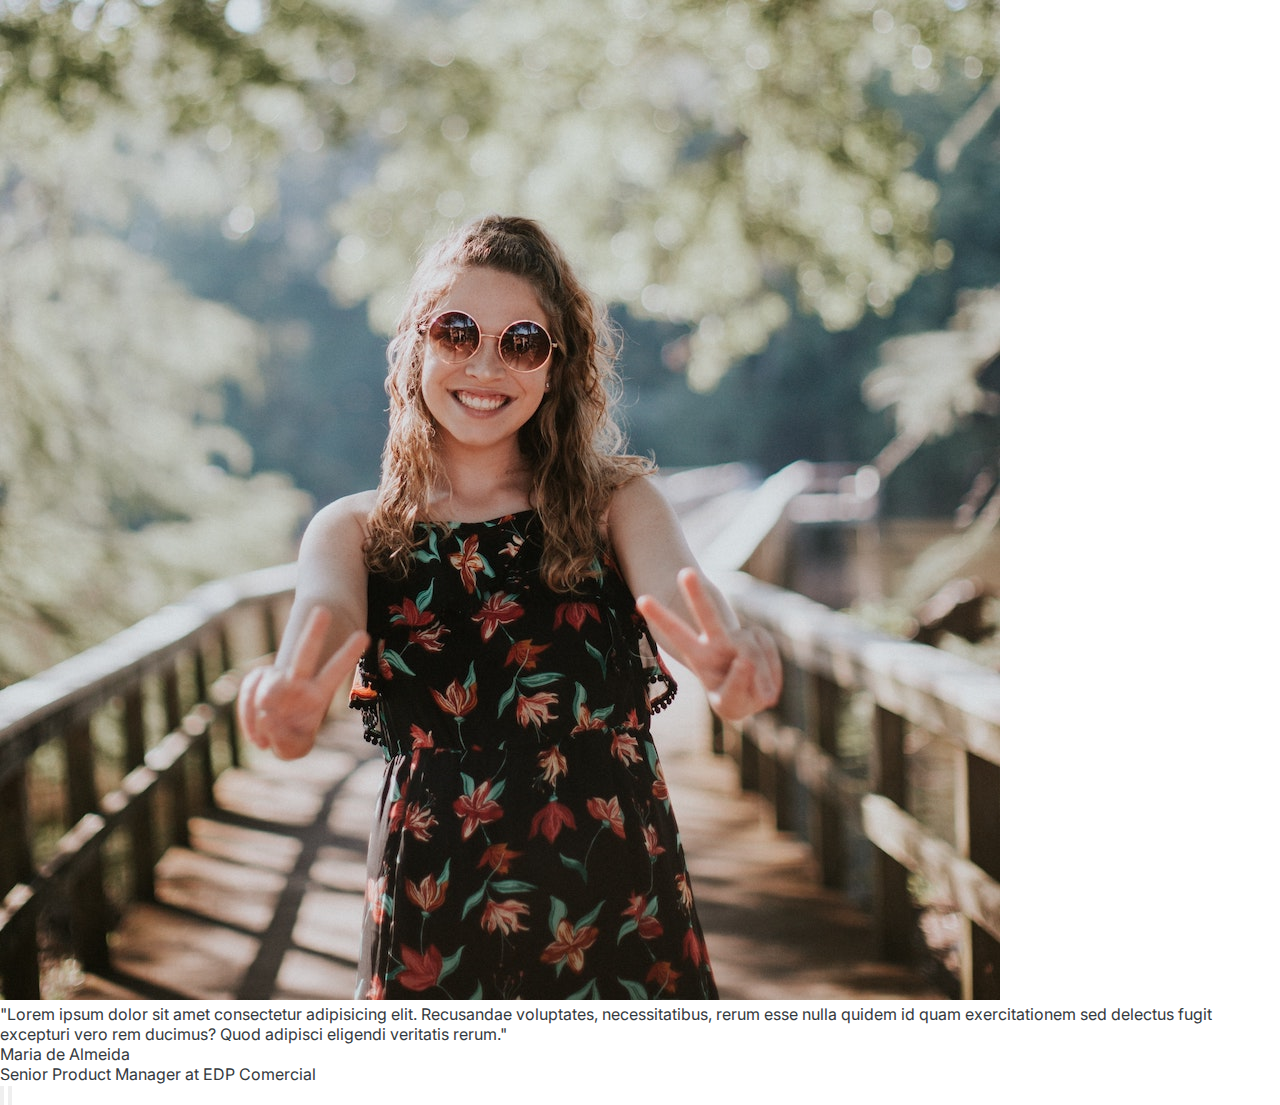
<file: 06-Components/carousel/01-accordion.html>
<!DOCTYPE html>
<html lang="en">
  <head>
    <meta charset="UTF-8" />
    <meta http-equiv="X-UA-Compatible" content="IE=edge" />
    <meta name="viewport" content="width=device-width, initial-scale=1.0" />
    <link
      href="https://fonts.googleapis.com/css2?family=Inter:wght@400;500;700&display=swap"
      rel="stylesheet"
    />
    <title>carousel component</title>
    <style>
      /*
            SPACING SYSTEM (px)
            2 / 4 / 8 / 12 / 16 / 24 / 32 / 48 / 64 / 80 / 96 / 128

            FONT SIZE SYSTEM (px)
            10 / 12 / 14 / 16 / 18 / 20 / 24 / 30 / 36 / 44 / 52 / 62 / 74 / 86 / 98
            */
      /* main colors  #087f5b
            gray color #343a40
            */
      * {
        margin: 0;
        padding: 0;
        box-sizing: border-box;
      }

      body {
        font-family: "Inter", sans-serif;
        color: #343a40;
      }
    </style>
  </head>

  <body>
    <div class="carousel">
      <img src="maria.jpg" alt="Maria de Almeida" />
      <blockquote class="testimonial">
        <p class="testimonial-text">
          "Lorem ipsum dolor sit amet consectetur adipisicing elit. Recusandae
          voluptates, necessitatibus, rerum esse nulla quidem id quam
          exercitationem sed delectus fugit excepturi vero rem ducimus? Quod
          adipisci eligendi veritatis rerum."
        </p>
        <p class="testimonial-author">Maria de Almeida</p>
        <p class="testimonial-job">Senior Product Manager at EDP Comercial</p>
      </blockquote>
      <button class="btn">
        <svg
          xmlns="http://www.w3.org/2000/svg"
          class="btn-icon"
          fill="none"
          viewBox="0 0 24 24"
          stroke="currentColor"
          stroke-width="2"
        >
          <path
            stroke-linecap="round"
            stroke-linejoin="round"
            d="M15 19l-7-7 7-7"
          />
        </svg>
      </button>
      <button class="btn">
        <svg
          xmlns="http://www.w3.org/2000/svg"
          class="btn-icon"
          fill="none"
          viewBox="0 0 24 24"
          stroke="currentColor"
          stroke-width="2"
        >
          <path
            stroke-linecap="round"
            stroke-linejoin="round"
            d="M9 5l7 7-7 7"
          />
        </svg>
      </button>
    </div>
  </body>
</html>
</file>
<file: style.css>
* {
  /* border-top: 10px solid #1098ad; */
  margin: 0;
  padding: 0;
  box-sizing: border-box;
}

/* PAGE SECTIONS */
body {
  color: #444;
  font-family: sans-serif;

  border-top: 10px solid #1098ad;
  position: relative;
}

.container {
  width: 1200px;
  /* margin-left: auto;
  margin-right: auto; */
  margin: 0 auto;
}

.main-header {
  background-color: #f7f7f7;
  /* padding: 20px;
  padding-left: 40px;
  padding-right: 40px; */
  padding: 20px 40px;
  margin-bottom: 60px;
  /* height: 80px; */
}

nav {
  font-size: 18px;
  /* text-align: center; */
}

article {
  margin-bottom: 60px;
}

.post-header {
  margin-bottom: 40px;
  /* position: relative; */
}

aside {
  background-color: #f7f7f7;
  border-top: 5px solid #1098ad;
  border-bottom: 5px solid #1098ad;
  padding: 50px 40px;
}

/* SMALLER ELEMENTS */
h1,
h2,
h3 {
  color: #1098ad;
}

h1 {
  font-size: 26px;
  text-transform: uppercase;
  font-style: italic;
}

h2 {
  font-size: 40px;
  margin-bottom: 30px;
}

h3 {
  font-size: 30px;
  margin-bottom: 20px;
  margin-top: 40px;
}

h4 {
  font-size: 20px;
  text-transform: uppercase;
  text-align: center;
  margin-bottom: 30px;
}

p {
  font-size: 22px;
  line-height: 1.5;
  margin-bottom: 15px;
}

ul,
ol {
  margin-left: 50px;
  margin-bottom: 20px;
}

li {
  font-size: 20px;
  margin-bottom: 10px;
  /* display: inline; */
}

li:last-child {
  margin-bottom: 0;
}

/* footer p {
  font-size: 16px;
} */

/* article header p {
  font-style: italic;
} */

#author {
  font-style: italic;
  font-size: 18px;
}

#copyright {
  font-size: 16px;
}

.related-author {
  font-size: 18px;
  font-weight: bold;
}

/* ul {
  list-style: none;
} */

.related {
  list-style: none;
  margin-left: 0;
}

/* .first-li {
  font-weight: bold;
} */

li:first-child {
  font-weight: bold;
}

li:last-child {
  font-style: italic;
}

/* Misconception: this won't work! */
article p:first-child {
  color: red;
}

/* Styling links */
a:link {
  color: #1098ad;
  text-decoration: none;
}

a:visited {
  /* color: #777; */
  color: #1098ad;
}

a:hover {
  color: orangered;

  text-decoration: underline orangered;
}

a:active {
  background-color: black;
  font-style: italic;
}
/* LVHA */

.post-img {
  width: 100%;
  height: auto;
}

nav a:link {
  /* background-color: orangered;
  margin: 20px;
  padding: 20px;

  display: block; */

  margin-right: 30px;

  display: inline-block;
}

nav a:link:last-child {
  margin-right: 0;
}

button {
  font-size: 22px;
  padding: 20px;
  cursor: pointer;

  position: absolute;
  /* top: 50px;
  left: 50px; */
  bottom: 50px;
  right: 50px;
}

h1::first-letter {
  font-style: normal;
  margin-right: 5px;
}

h2 {
  /* background-color: orange; */
  position: relative;
}

h2::before {
  content: "TOP";
  background-color: #ffe70e;
  color: #444;
  font-size: 16px;
  font-weight: bold;
  display: inline-block;
  padding: 5px 10px;
  position: absolute;
  top: -10px;
  right: -25px;
}

/* Resolving conflicts */
/* #copyright {
  color: red;
}

.copyright {
  color: blue;
}

.text {
  color: yellow;
}

footer p {
  color: green !important;
} */

/* nav a:link,
nav p {
  font-size: 18px;
} */
/* FLOATS 

.author-img {
  float: left;
}
.author {
  float: left;
  margin-top: 10px;
  margin-left: 20px;
}
h1 {
  float: left;
}
nav {
  float: right;
}
.clear {
  clear: both;
}
.clearfix::after {
  clear: both;
  content: "";
  display: block;
}
article {
  width: 825px;
  float: left;
}
aside {
  width: 300px;
  float: right;
}
footer {
  clear: both;
}
*/
/* flex box*/
.main-header {
  display: flex;
  align-items: center;
  justify-content: space-between;
}
.author-box {
  display: flex;
  align-items: center;
  margin-bottom: 15px;
}
.author {
  margin-bottom: 0;
  margin-left: 15px;
}
.related-post {
  display: flex;
  align-items: center;
  gap: 20px;
  margin-bottom: 30px;
}
.related-link:link {
  font-size: 17px;
  font-weight: bold;
  font-style: normal;
  margin-bottom: 5px;
  display: block;
}
.related-author {
  margin-bottom: 0;
  font-size: 14px;
  font-weight: normal;
  font-style: italic;
}
.row {
  align-items: flex-start;
  display: flex;
  gap: 75px;
  margin-bottom: 60px;
}
article {
  flex: 0 0 825px;
}
aside {
  /* flex-grow: 0;
        flex-shrink: 1;
        flex-basis: auto;*/

  flex: 0 0 300px;
}
</file>
<file: web_desing rules and framework/style.css>
/*
SPACING SYSTEM (px)
2 / 4 / 8 / 12 / 16 / 24 / 32 / 48 / 64 / 80 / 96 / 128

FONT SIZE SYSTEM (px)
10 / 12 / 14 / 16 / 18 / 20 / 24 / 30 / 36 / 44 / 52 / 62 / 74 / 86 / 98
*/
/* main colors  #087f5b
gray color #343a40 
*/
* {
  margin: 0;
  padding: 0;
  box-sizing: border-box;
}

/* ------------------------ */
/* GENERAL STYLES */
/* ------------------------ */
body {
  font-family: "Inter", sans-serif;
  color: #343a40;
  border-bottom: 8px solid #087f5b;
}

.container {
  width: 960px;
  margin: 0 auto;
}

header,
section {
  margin-bottom: 96px;
}

h2 {
  margin-bottom: 48px;
  font-size: 36px;
  letter-spacing: -0.5px;
  /* / 24 / 30 / 36 / */
}

.grid-3-cols {
  display: grid;
  grid-template-columns: repeat(3, 1fr);
  column-gap: 80px;
}
.btn:link,
.btn:visited {
  background-color: #087f5b;
  color: #fff;
  text-decoration: none;
  text-transform: uppercase;
  font-weight: 500;

  display: inline-block;
  border-radius: 100px;
}

.btn:hover,
.btn:active {
  background-color: #099268;
}
.btn--small {
  font-size: 16px;
  padding: 6px 8px;
}
.btn--big {
  font-size: 18px;
  padding: 16px 32px;
}

img {
  border-radius: 12px;
}
/* ------------------------ */
/* COMPONENT STYLES */
/* ------------------------ */

/* HEADER */
header {
  display: grid;
  grid-template-columns: repeat(2, 1fr);
  column-gap: 80px;
  margin-top: 64px;
}

.header-text-box {
  align-self: center;
}

h1 {
  margin-bottom: 32px;
  font-size: 44px;
  line-height: 1.1;
  letter-spacing: -1px;
  text-shadow: 0 5px 5px rgba(0, 0, 0, 0.213);
  /* / 44 / 52 / 62 */
}

.header-text {
  margin-bottom: 24px;
  font-size: 20px;
  line-height: 1.7;
  /* / 18 / 20 / 24 */
}

img {
  width: 100%;
}

/* FEATURES */
.features-icon {
  stroke: #087f5b;
  width: 32px;
  height: 32px;
  margin-bottom: 24px;
}

.features-title {
  margin-bottom: 16px;
  font-size: 20px;
}

.features-text {
  font-size: 16px;
  line-height: 1.7;
}

/* TESTIMONIAL */
.testimonial-section {
  background-color: #087f5b;
  color: #fff;
  padding: 24px;
  border-radius: 12px;
}

.testimonial-box {
  grid-column: 2 / -1;
  align-self: center;
}

.testimonial-box h2 {
  margin-bottom: 24px;
  font-size: 24px;
}

.testimonial-text {
  font-style: italic;
  margin-bottom: 24px;
  font-size: 16px;
  line-height: 1.7;
  color: #e6fcf5;
}
.testimonial-author {
  color: #c3fae8;
}
/* CHAIRS */
.chair {
  box-shadow: 0px 20px 30px 0px rgba(0, 0, 0, 0.07);
  border-radius: 12px;
}
.chair img {
  border-bottom-left-radius: 0;
  border-bottom-right-radius: 0;
}
.chair-box {
  padding: 32px;
}

h3 {
  margin-bottom: 24px;
  font-size: 20px;
}

.chair-details {
  list-style: none;
  margin-bottom: 48px;
}

.chair-details li {
  display: flex;
  align-items: center;
  gap: 12px;
  margin-bottom: 16px;
}

.chair-details li:last-child {
  margin-bottom: 0;
}

.chair-icon {
  stroke: #087f5b;
  /* fill */
  width: 24px;
  height: 24px;
}

.chair-price {
  display: flex;
  justify-content: space-between;
  align-items: center;
  font-size: 20px;
}

footer {
  margin-bottom: 48px;
  font-size: 14px;
  color: #495057;
}
</file>
